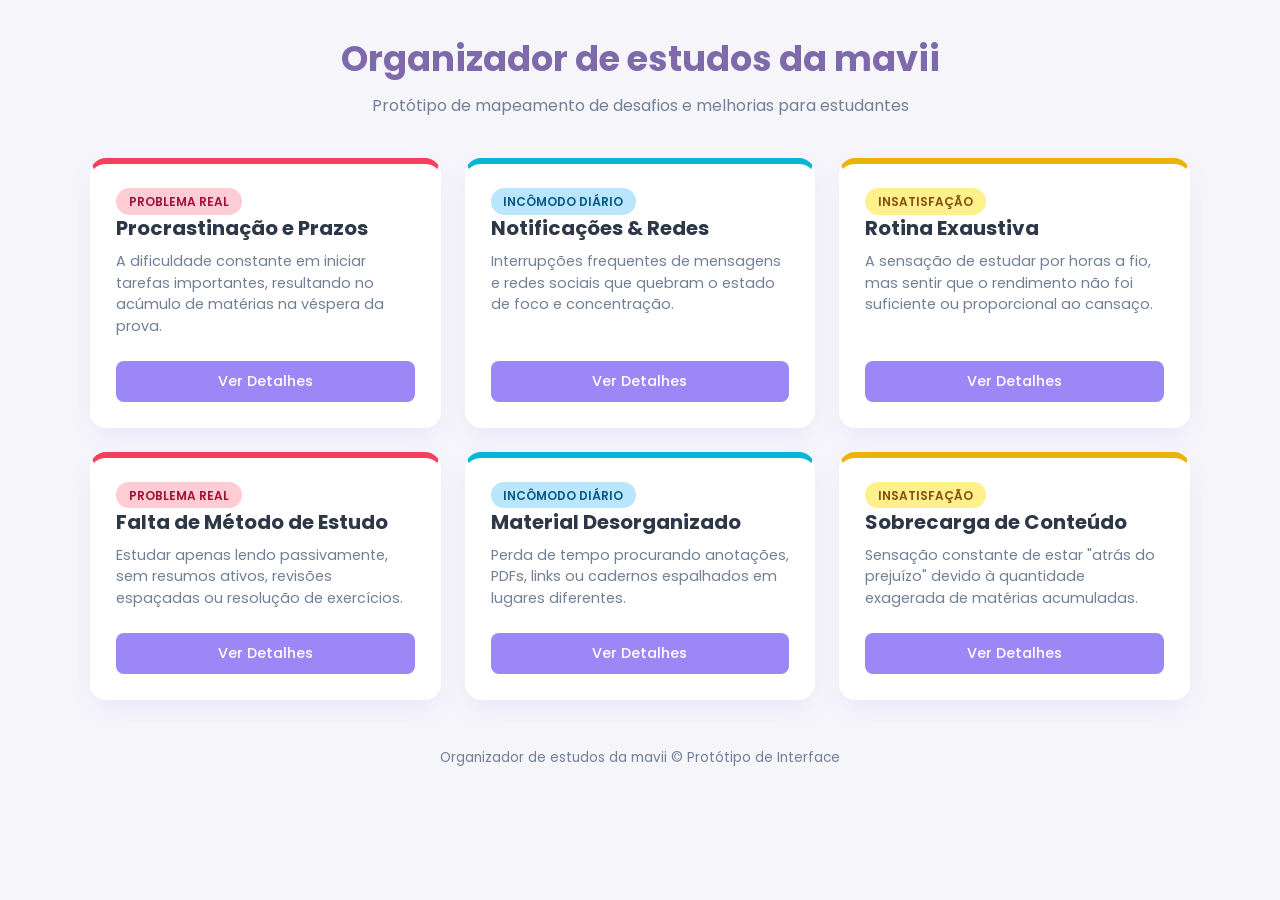
<file: index.html>
<!DOCTYPE html>
<html lang="pt-BR">
<head>
  <meta charset="UTF-8">
  <meta name="viewport" content="width=device-width, initial-scale=1.0">
  <title>Organizador de estudos da mavii</title>
  <link rel="preconnect" href="https://fonts.googleapis.com">
  <link rel="preconnect" href="https://fonts.gstatic.com" crossorigin>
  <link href="https://fonts.googleapis.com/css2?family=Poppins:wght@400;500;600;700&display=swap" rel="stylesheet">
  <link rel="stylesheet" href="style.css">
</head>
<body>

  <!-- Cabeçalho -->
  <header>
    <h1>Organizador de estudos da mavii</h1>
    <p>Protótipo de mapeamento de desafios e melhorias para estudantes</p>
  </header>

  <!-- Container dos Cards -->
  <main class="container">

    <!-- Card 1: Problema Real -->
    <div class="card problemas">
      <div>
        <span class="tag problema-tag">Problema Real</span>
        <h2>Procrastinação e Prazos</h2>
        <p>A dificuldade constante em iniciar tarefas importantes, resultando no acúmulo de matérias na véspera da prova.</p>
      </div>
      <a href="#modal-1" class="btn-modal">Ver Detalhes</a>
    </div>

    <!-- Card 2: Incômodo -->
    <div class="card incomodos">
      <div>
        <span class="tag incomodo-tag">Incômodo Diário</span>
        <h2>Notificações & Redes</h2>
        <p>Interrupções frequentes de mensagens e redes sociais que quebram o estado de foco e concentração.</p>
      </div>
      <a href="#modal-2" class="btn-modal">Ver Detalhes</a>
    </div>

    <!-- Card 3: Insatisfação -->
    <div class="card insatisfacao">
      <div>
        <span class="tag insatisfacao-tag">Insatisfação</span>
        <h2>Rotina Exaustiva</h2>
        <p>A sensação de estudar por horas a fio, mas sentir que o rendimento não foi suficiente ou proporcional ao cansaço.</p>
      </div>
      <a href="#modal-3" class="btn-modal">Ver Detalhes</a>
    </div>

    <!-- Card 4: Problema Real -->
    <div class="card problemas">
      <div>
        <span class="tag problema-tag">Problema Real</span>
        <h2>Falta de Método de Estudo</h2>
        <p>Estudar apenas lendo passivamente, sem resumos ativos, revisões espaçadas ou resolução de exercícios.</p>
      </div>
      <a href="#modal-4" class="btn-modal">Ver Detalhes</a>
    </div>

    <!-- Card 5: Incômodo -->
    <div class="card incomodos">
      <div>
        <span class="tag incomodo-tag">Incômodo Diário</span>
        <h2>Material Desorganizado</h2>
        <p>Perda de tempo procurando anotações, PDFs, links ou cadernos espalhados em lugares diferentes.</p>
      </div>
      <a href="#modal-5" class="btn-modal">Ver Detalhes</a>
    </div>

    <!-- Card 6: Insatisfação -->
    <div class="card insatisfacao">
      <div>
        <span class="tag insatisfacao-tag">Insatisfação</span>
        <h2>Sobrecarga de Conteúdo</h2>
        <p>Sensação constante de estar "atrás do prejuízo" devido à quantidade exagerada de matérias acumuladas.</p>
      </div>
      <a href="#modal-6" class="btn-modal">Ver Detalhes</a>
    </div>

  </main>

  <!-- --- MODAIS (Janelas de Destaque) --- -->

  <!-- Modal 1 -->
  <div id="modal-1" class="modal-overlay">
    <div class="modal-box">
      <a href="#" class="btn-close">&times;</a>
      <h3>Procrastinação e Prazos</h3>
      <p>Estudantes tendem a adiar matérias mais difíceis, criando um ciclo de ansiedade à medida que os prazos das provas e entregas se aproximam.</p>
      <div class="modal-solucao">
        <strong>💡 Proposta de Funcionalidade no App:</strong> Sistema de metas diárias pequenas (Técnica Pomodoro) e alertas inteligentes.
      </div>
    </div>
  </div>

  <!-- Modal 2 -->
  <div id="modal-2" class="modal-overlay">
    <div class="modal-box">
      <a href="#" class="btn-close">&times;</a>
      <h3>Notificações & Redes Sociais</h3>
      <p>A troca constante de contexto reduz a retenção de aprendizado em até 40%. Voltar ao foco após olhar o celular leva em média 10 minutos.</p>
      <div class="modal-solucao">
        <strong>💡 Proposta de Funcionalidade no App:</strong> Modo "Foco Ativo" que bloqueia distrações ou gera cronômetros visuais.
      </div>
    </div>
  </div>

  <!-- Modal 3 -->
  <div id="modal-3" class="modal-overlay">
    <div class="modal-box">
      <a href="#" class="btn-close">&times;</a>
      <h3>Sensação de Baixa Produtividade</h3>
      <p>O desgaste mental sem o acompanhamento claro de progresso dá a falsa impressão de que o aluno "não aprendeu nada".</p>
      <div class="modal-solucao">
        <strong>💡 Proposta de Funcionalidade no App:</strong> Dashboard com gráficos sutis que mostram tarefas e matérias concluídas.
      </div>
    </div>
  </div>

  <!-- Modal 4 -->
  <div id="modal-4" class="modal-overlay">
    <div class="modal-box">
      <a href="#" class="btn-close">&times;</a>
      <h3>Falta de Estrutura/Método</h3>
      <p>Muitos estudantes gastam energia decidindo *o que* estudar em vez de efetivamente *estudar*.</p>
      <div class="modal-solucao">
        <strong>💡 Proposta de Funcionalidade no App:</strong> Cronograma automático com base na prioridade e dificuldade das matérias.
      </div>
    </div>
  </div>

  <!-- Modal 5 -->
  <div id="modal-5" class="modal-overlay">
    <div class="modal-box">
      <a href="#" class="btn-close">&times;</a>
      <h3>Material Desorganizado</h3>
      <p>A descentralização de conteúdos faz o estudante perder um tempo precioso que poderia ser utilizado para estudo prático.</p>
      <div class="modal-solucao">
        <strong>💡 Proposta de Funcionalidade no App:</strong> Centralizador de Links, Anexos e Notas organizado por disciplina.
      </div>
    </div>
  </div>

  <!-- Modal 6 -->
  <div id="modal-6" class="modal-overlay">
    <div class="modal-box">
      <a href="#" class="btn-close">&times;</a>
      <h3>Sobrecarga de Conteúdo</h3>
      <p>Tentativa de absorver grandes quantidades de informação de uma só vez, gerando esgotamento mental e esquecimento rápido.</p>
      <div class="modal-solucao">
        <strong>💡 Proposta de Funcionalidade no App:</strong> Algoritmo de Repetição Espaçada (Flashcards / Revisões Automáticas).
      </div>
    </div>
  </div>

  <footer>
    <p>Organizador de estudos da mavii &copy; Protótipo de Interface</p>
  </footer>

</body>
</html>
</file>
<file: style.css>
/* --- VARIÁVEIS DE CORES E ESTILOS --- */
:root {
  --bg-color: #f6f5fa;
  --card-bg: #ffffff;
  --primary: #9b87f5;        /* Lilás Suave / Destaque */
  --primary-hover: #7E69AB;
  --accent-pink: #fecdd3;    /* Rosa Pastel */
  --accent-blue: #bae6fd;    /* Azul Pastel */
  --accent-yellow: #fef08a;  /* Amarelo Pastel */
  --text-dark: #2d3748;
  --text-muted: #718096;
  --shadow: 0 10px 25px -5px rgba(155, 135, 245, 0.15);
  --radius: 16px;
}

* {
  box-sizing: border-box;
  margin: 0;
  padding: 0;
  font-family: 'Poppins', sans-serif;
}

body {
  background-color: var(--bg-color);
  color: var(--text-dark);
  padding: 2rem 1rem;
  min-height: 100vh;
  display: flex;
  flex-direction: column;
  align-items: center;
}

/* --- CABEÇALHO --- */
header {
  text-align: center;
  margin-bottom: 2.5rem;
}

header h1 {
  font-size: 2.2rem;
  color: var(--primary-hover);
  margin-bottom: 0.5rem;
}

header p {
  color: var(--text-muted);
  font-size: 1rem;
}

/* --- GRID DE CARDS --- */
.container {
  width: 100%;
  max-width: 1100px;
  display: grid;
  grid-template-columns: repeat(auto-fit, minmax(300px, 1fr));
  gap: 1.5rem;
}

.card {
  background: var(--card-bg);
  border-radius: var(--radius);
  padding: 1.5rem;
  box-shadow: var(--shadow);
  transition: transform 0.3s ease, box-shadow 0.3s ease;
  display: flex;
  flex-direction: column;
  justify-content: space-between;
  border: 2px solid transparent;
}

.card:hover {
  transform: translateY(-5px);
  box-shadow: 0 15px 30px -5px rgba(155, 135, 245, 0.25);
}

/* Estilização por Categorias */
.card.problemas { border-top: 6px solid #f43f5e; }
.card.incomodos { border-top: 6px solid #06b6d4; }
.card.insatisfacao { border-top: 6px solid #eab308; }

.tag {
  align-self: flex-start;
  padding: 0.3rem 0.8rem;
  border-radius: 20px;
  font-size: 0.75rem;
  font-weight: 600;
  text-transform: uppercase;
  margin-bottom: 1rem;
}

.tag.problema-tag { background-color: var(--accent-pink); color: #9f1239; }
.tag.incomodo-tag { background-color: var(--accent-blue); color: #075985; }
.tag.insatisfacao-tag { background-color: var(--accent-yellow); color: #854d0e; }

.card h2 {
  font-size: 1.25rem;
  margin-bottom: 0.5rem;
}

.card p {
  color: var(--text-muted);
  font-size: 0.9rem;
  line-height: 1.5;
  margin-bottom: 1.5rem;
}

/* Botão de abrir modal */
.btn-modal {
  display: inline-block;
  text-align: center;
  background-color: var(--primary);
  color: white;
  padding: 0.6rem 1.2rem;
  border-radius: 8px;
  text-decoration: none;
  font-weight: 500;
  font-size: 0.9rem;
  transition: background 0.2s;
  cursor: pointer;
}

.btn-modal:hover {
  background-color: var(--primary-hover);
}

/* --- EFEITO MODAL COM CSS (:target) --- */
.modal-overlay {
  position: fixed;
  top: 0;
  left: 0;
  width: 100vw;
  height: 100vh;
  background: rgba(45, 55, 72, 0.4);
  backdrop-filter: blur(4px);
  display: flex;
  justify-content: center;
  align-items: center;
  opacity: 0;
  pointer-events: none;
  transition: opacity 0.3s ease;
  z-index: 1000;
}

/* Quando o ID do modal estiver na URL (:target) */
.modal-overlay:target {
  opacity: 1;
  pointer-events: auto;
}

.modal-box {
  background: white;
  padding: 2rem;
  border-radius: var(--radius);
  max-width: 500px;
  width: 90%;
  box-shadow: 0 20px 25px -5px rgba(0, 0, 0, 0.1);
  position: relative;
  animation: modalUp 0.3s ease;
}

@keyframes modalUp {
  from { transform: translateY(20px); }
  to { transform: translateY(0); }
}

.modal-box h3 {
  font-size: 1.4rem;
  margin-bottom: 1rem;
  color: var(--primary-hover);
}

.modal-box p {
  color: var(--text-dark);
  font-size: 0.95rem;
  line-height: 1.6;
  margin-bottom: 1.5rem;
}

.btn-close {
  position: absolute;
  top: 1rem;
  right: 1.2rem;
  text-decoration: none;
  font-size: 1.5rem;
  font-weight: bold;
  color: var(--text-muted);
}

.btn-close:hover {
  color: var(--text-dark);
}

.modal-solucao {
  background-color: #f0fdf4;
  border-left: 4px solid #22c55e;
  padding: 0.8rem;
  border-radius: 4px;
  font-size: 0.85rem;
  color: #166534;
}

/* --- RODAPÉ --- */
footer {
  margin-top: 3rem;
  font-size: 0.85rem;
  color: var(--text-muted);
}
</file>
